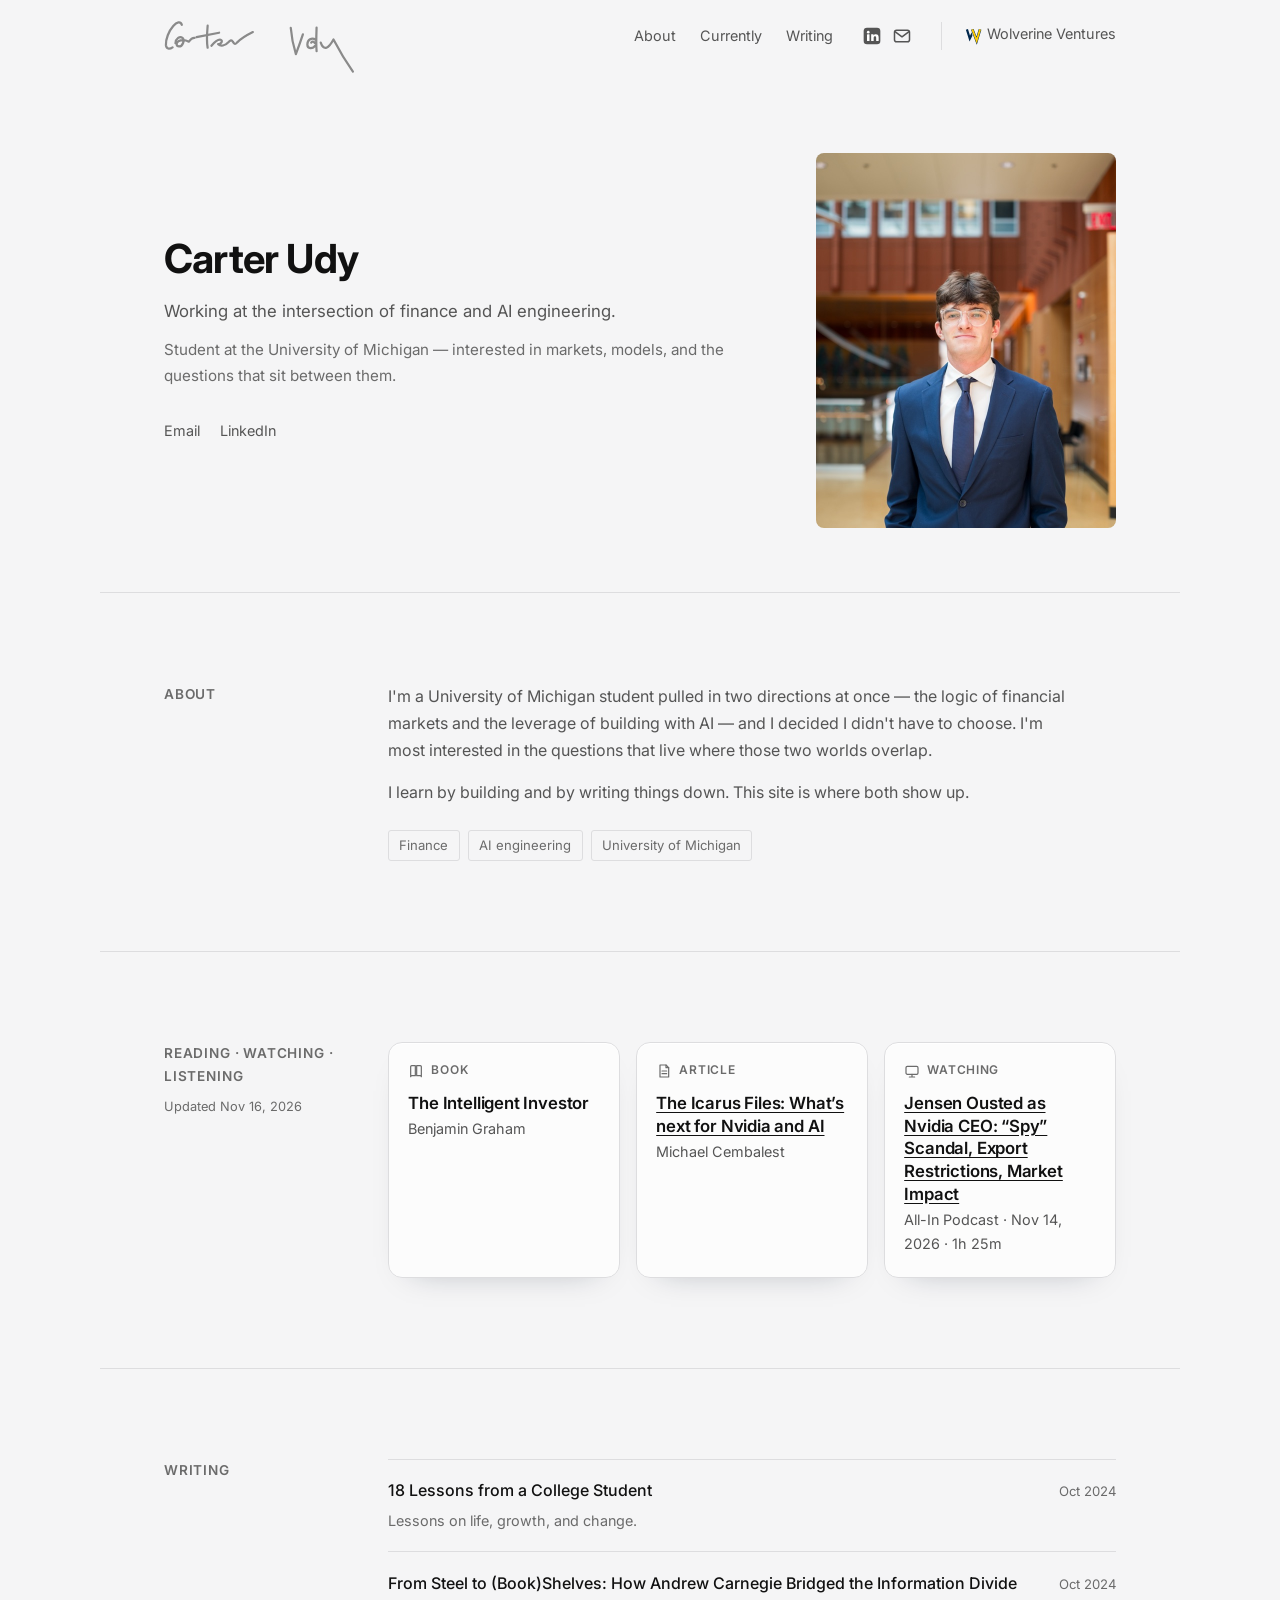
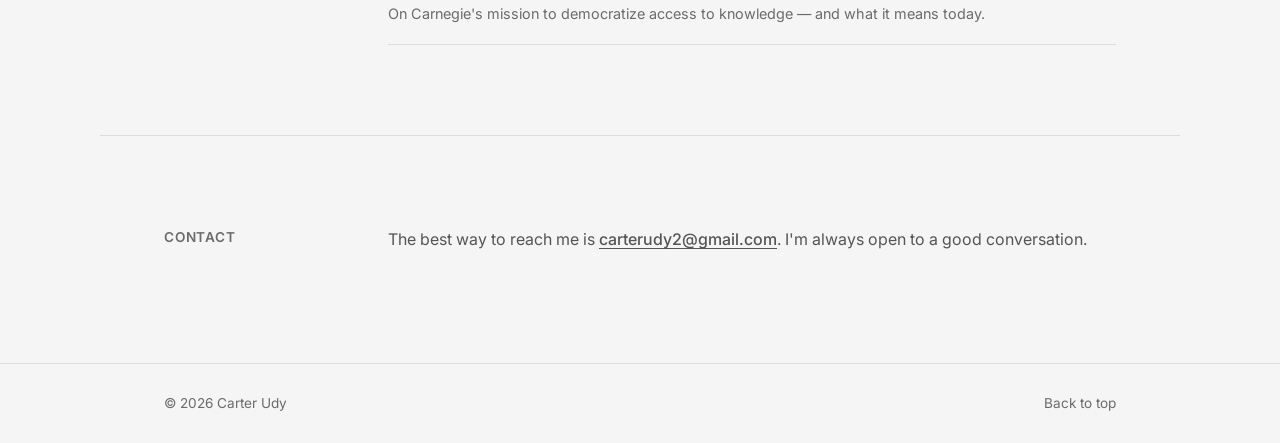
<file: index.html>
<!DOCTYPE html>
<html lang="en">
<head>
  <meta charset="UTF-8" />
  <meta name="viewport" content="width=device-width, initial-scale=1.0" />
  <title>Carter Udy</title>
  <meta name="description" content="Carter Udy — working at the intersection of finance and AI engineering." />
  <meta property="og:title" content="Carter Udy" />
  <meta property="og:description" content="Working at the intersection of finance and AI engineering." />
  <meta property="og:type" content="website" />
  <meta property="og:url" content="https://carterudy.com/" />
  <link rel="canonical" href="https://carterudy.com/" />
  <meta name="theme-color" content="#f5f5f6" />
  <link rel="icon" href="favicon.svg" type="image/svg+xml" />
  <link rel="preconnect" href="https://fonts.googleapis.com" />
  <link rel="preconnect" href="https://fonts.gstatic.com" crossorigin />
  <link href="https://fonts.googleapis.com/css2?family=Inter:wght@400;500;600;700&display=swap" rel="stylesheet" />
  <link rel="stylesheet" href="styles.css" />
</head>
<body>
  <a class="skip-link" href="#main">Skip to content</a>

  <header class="site-header" id="top">
    <nav class="nav" aria-label="Primary">
      <a href="#top" class="brand" aria-label="Carter Udy">
        <svg class="brand-sig" viewBox="84 79 600 113" aria-hidden="true" focusable="false">
          <g fill="none" stroke="currentColor" stroke-linecap="round" stroke-linejoin="round">
            <path d="M140 94 C136 82 124 85 113 98 C99 114 89 139 90 158 C91 170 101 172 111 165"/>
            <path d="M120 152 C121 136 134 129 142 135 C150 142 143 162 131 162 C122 162 121 151 129 146 C139 141 152 142 162 147 C167 140 172 134 180 135"/>
            <path d="M221 97 C219 120 217 145 221 166 M186 133 C207 129 232 124 257 119"/>
            <path d="M233 160 C241 150 252 139 262 141 C270 143 263 156 254 155 C262 163 276 160 286 149 C292 142 297 141 300 147 C304 154 307 157 313 150 C323 140 341 128 363 117"/>
            <path d="M482 104 C484 130 490 160 498 186 C504 170 512 148 520 124"/>
            <path d="M560 141 C548 132 534 141 534 156 C534 170 550 172 560 158 M546 150 C549 146 554 146 557 151 M563 103 C562 130 561 152 563 177"/>
            <path d="M576 150 C580 162 586 168 594 166 C604 162 610 151 616 140 C627 161 649 201 677 241"/>
          </g>
        </svg>
      </a>

      <button class="nav-toggle" aria-expanded="false" aria-controls="nav-menu" aria-label="Toggle navigation">
        <span></span><span></span><span></span>
      </button>

      <ul class="nav-menu" id="nav-menu">
        <li><a href="#about">About</a></li>
        <li><a href="#now">Currently</a></li>
        <li><a href="#writing">Writing</a></li>
        <li class="nav-icons">
          <a class="nav-icon" href="https://www.linkedin.com/in/carter-udy-396347256/" target="_blank" rel="noopener" aria-label="LinkedIn (opens in a new tab)" title="LinkedIn">
            <svg viewBox="0 0 24 24" aria-hidden="true" focusable="false">
              <rect x="2" y="2" width="20" height="20" rx="4" fill="currentColor"/>
              <g class="ico-knock">
                <circle cx="7.5" cy="7.4" r="1.6"/>
                <rect x="6" y="10" width="3" height="8" rx=".4"/>
                <path d="M11 10h2.8v1.3c.5-.9 1.6-1.5 2.9-1.5 2.2 0 3.3 1.4 3.3 3.9V18h-3v-3.9c0-1.1-.4-1.8-1.4-1.8s-1.6.7-1.6 1.8V18h-3z"/>
              </g>
            </svg>
          </a>
          <a class="nav-icon" href="mailto:carterudy2@gmail.com" aria-label="Email carterudy2@gmail.com" title="Email">
            <svg viewBox="0 0 24 24" aria-hidden="true" focusable="false" fill="none" stroke="currentColor" stroke-width="1.8" stroke-linecap="round" stroke-linejoin="round">
              <rect x="3" y="5" width="18" height="14" rx="2.5"/>
              <path d="M4 7l8 6 8-6"/>
            </svg>
          </a>
        </li>
        <li class="nav-wv-item">
          <a href="ventures/" class="nav-wv">
            <svg class="nav-wv-mark" viewBox="14 18 72 64" aria-hidden="true" focusable="false">
              <polyline points="18.4,23.05 32.1,67.05 48.6,34.05" fill="none" stroke="#00274C" stroke-width="10.5" stroke-linejoin="miter"/>
              <polyline points="44.4,23.05 65.1,76.95 81.6,23.05" fill="none" stroke="var(--bg)" stroke-width="18.75" stroke-linejoin="miter" stroke-miterlimit="2"/>
              <polyline points="44.4,23.05 65.1,76.95 81.6,23.05" fill="none" stroke="#00274C" stroke-width="13.1" stroke-linejoin="miter"/>
              <polyline points="44.4,23.05 65.1,76.95 81.6,23.05" fill="none" stroke="#FFCB05" stroke-width="8.75" stroke-linejoin="miter"/>
            </svg>
            Wolverine Ventures
          </a>
        </li>
      </ul>
    </nav>
  </header>

  <main id="main">

    <!-- HERO -->
    <section class="hero container">
      <div class="hero-text">
        <h1 class="hero-name">Carter Udy</h1>
        <p class="hero-tagline">
          <!-- EDIT: one sentence — your whole site in miniature. -->
          Working at the intersection of finance and AI engineering.
        </p>
        <p class="hero-sub">
          Student at the University of Michigan — interested in markets, models, and
          the questions that sit between them.
        </p>
        <ul class="hero-socials">
          <!-- EDIT: replace # with your real profile URLs. Delete lines you don't use. -->
          <li><a href="mailto:carterudy2@gmail.com">Email</a></li>
          <li><a href="https://www.linkedin.com/in/carter-udy-396347256/" target="_blank" rel="noopener">LinkedIn</a></li>
        </ul>
      </div>
      <div class="hero-photo">
        <img src="headshot.jpg" alt="Carter Udy" width="600" height="900" />
      </div>
    </section>

    <!-- ABOUT -->
    <section class="section container" id="about">
      <h2 class="section-title">About</h2>
      <div class="about-body">
        <p>
          <!-- EDIT: your story in your voice. We'll draft this together.
               Two or three paragraphs is plenty. -->
          I'm a University of Michigan student pulled in two directions at once — the
          logic of financial markets and the leverage of building with AI — and I
          decided I didn't have to choose. I'm most interested in the questions that
          live where those two worlds overlap.
        </p>
        <p>
          <!-- EDIT: what drives you, how you work, where you're headed. -->
          I learn by building and by writing things down. This site is where both show
          up.
        </p>
      </div>
      <ul class="about-tags">
        <!-- EDIT: current focus areas. Keep it short and honest. -->
        <li>Finance</li>
        <li>AI engineering</li>
        <li>University of Michigan</li>
      </ul>
    </section>

    <!-- READING / WATCHING / LISTENING — change weekly: the date plus the three items -->
    <section class="section container" id="now">
      <div class="now-head">
        <h2 class="section-title">Reading · Watching · Listening</h2>
        <p class="now-date">Updated <time datetime="2026-11-16">Nov 16, 2026</time></p>
      </div>
      <div class="now-grid">

        <article class="now-card">
          <p class="now-kind">
            <svg viewBox="0 0 24 24" aria-hidden="true"><path d="M4 5.5C4 4.7 4.7 4 5.5 4H11v15H5.5c-.8 0-1.5.7-1.5 1.5zM20 5.5c0-.8-.7-1.5-1.5-1.5H13v15h5.5c.8 0 1.5.7 1.5 1.5z"/></svg>
            Book
          </p>
          <h3 class="now-title">The Intelligent Investor</h3>
          <p class="now-by">Benjamin Graham</p>
        </article>

        <article class="now-card">
          <p class="now-kind">
            <svg viewBox="0 0 24 24" aria-hidden="true"><path d="M6 3h9l4 4v14H6z"/><path d="M15 3v4h4M9 12h7M9 16h7"/></svg>
            Article
          </p>
          <h3 class="now-title"><a href="https://am.jpmorgan.com/us/en/asset-management/institutional/insights/market-insights/eye-on-the-market/the-icarus-files-whats-next-for-nvidia-and-ai/" target="_blank" rel="noopener">The Icarus Files: What&rsquo;s next for Nvidia and AI</a></h3>
          <p class="now-by">Michael Cembalest</p>
        </article>

        <article class="now-card">
          <p class="now-kind">
            <svg viewBox="0 0 24 24" aria-hidden="true"><rect x="3" y="5" width="18" height="12" rx="2"/><path d="M8 21h8M12 17v4"/></svg>
            Watching
          </p>
          <h3 class="now-title"><a href="https://podcasts.apple.com/us/podcast/jensen-ousted-as-nvidia-ceo-spy-scandal-export-restrictions/id1502871393?i=1000801835339" target="_blank" rel="noopener">Jensen Ousted as Nvidia CEO: &ldquo;Spy&rdquo; Scandal, Export Restrictions, Market Impact</a></h3>
          <p class="now-by">All-In Podcast &middot; Nov 14, 2026 &middot; 1h 25m</p>
        </article>

      </div>
    </section>

    <!-- WRITING -->
    <section class="section container" id="writing">
      <h2 class="section-title">Writing</h2>
      <div class="writing-list">

        <article class="writing-item">
          <div class="writing-row">
            <h3 class="writing-title"><a href="https://medium.com/@carteru/18-lessons-from-a-college-student-c07590797b54" target="_blank" rel="noopener">18 Lessons from a College Student</a></h3>
            <span class="writing-date">Oct 2024</span>
          </div>
          <p class="writing-desc">Lessons on life, growth, and change.</p>
        </article>

        <article class="writing-item">
          <div class="writing-row">
            <h3 class="writing-title"><a href="https://medium.com/@carteru/from-steel-to-book-shelves-how-andrew-carnegie-bridged-the-information-divide-857c67c01766" target="_blank" rel="noopener">From Steel to (Book)Shelves: How Andrew Carnegie Bridged the Information Divide</a></h3>
            <span class="writing-date">Oct 2024</span>
          </div>
          <p class="writing-desc">On Carnegie's mission to democratize access to knowledge — and what it means today.</p>
        </article>

      </div>
    </section>

    <!-- CONTACT -->
    <section class="section container" id="contact">
      <h2 class="section-title">Contact</h2>
      <p class="contact-body">
        <!-- EDIT: update this address once carter@carterudy.com is set up. -->
        The best way to reach me is <a href="mailto:carterudy2@gmail.com">carterudy2@gmail.com</a>.
        I'm always open to a good conversation.
      </p>
    </section>

  </main>

  <footer class="site-footer">
    <div class="container footer-inner">
      <span>© <span id="year"></span> Carter Udy</span>
      <a href="#top" class="footer-top">Back to top</a>
    </div>
  </footer>

  <script src="script.js"></script>
  <script data-goatcounter="https://carterudy.goatcounter.com/count" async src="//gc.zgo.at/count.js"></script>
</body>
</html>
</file>
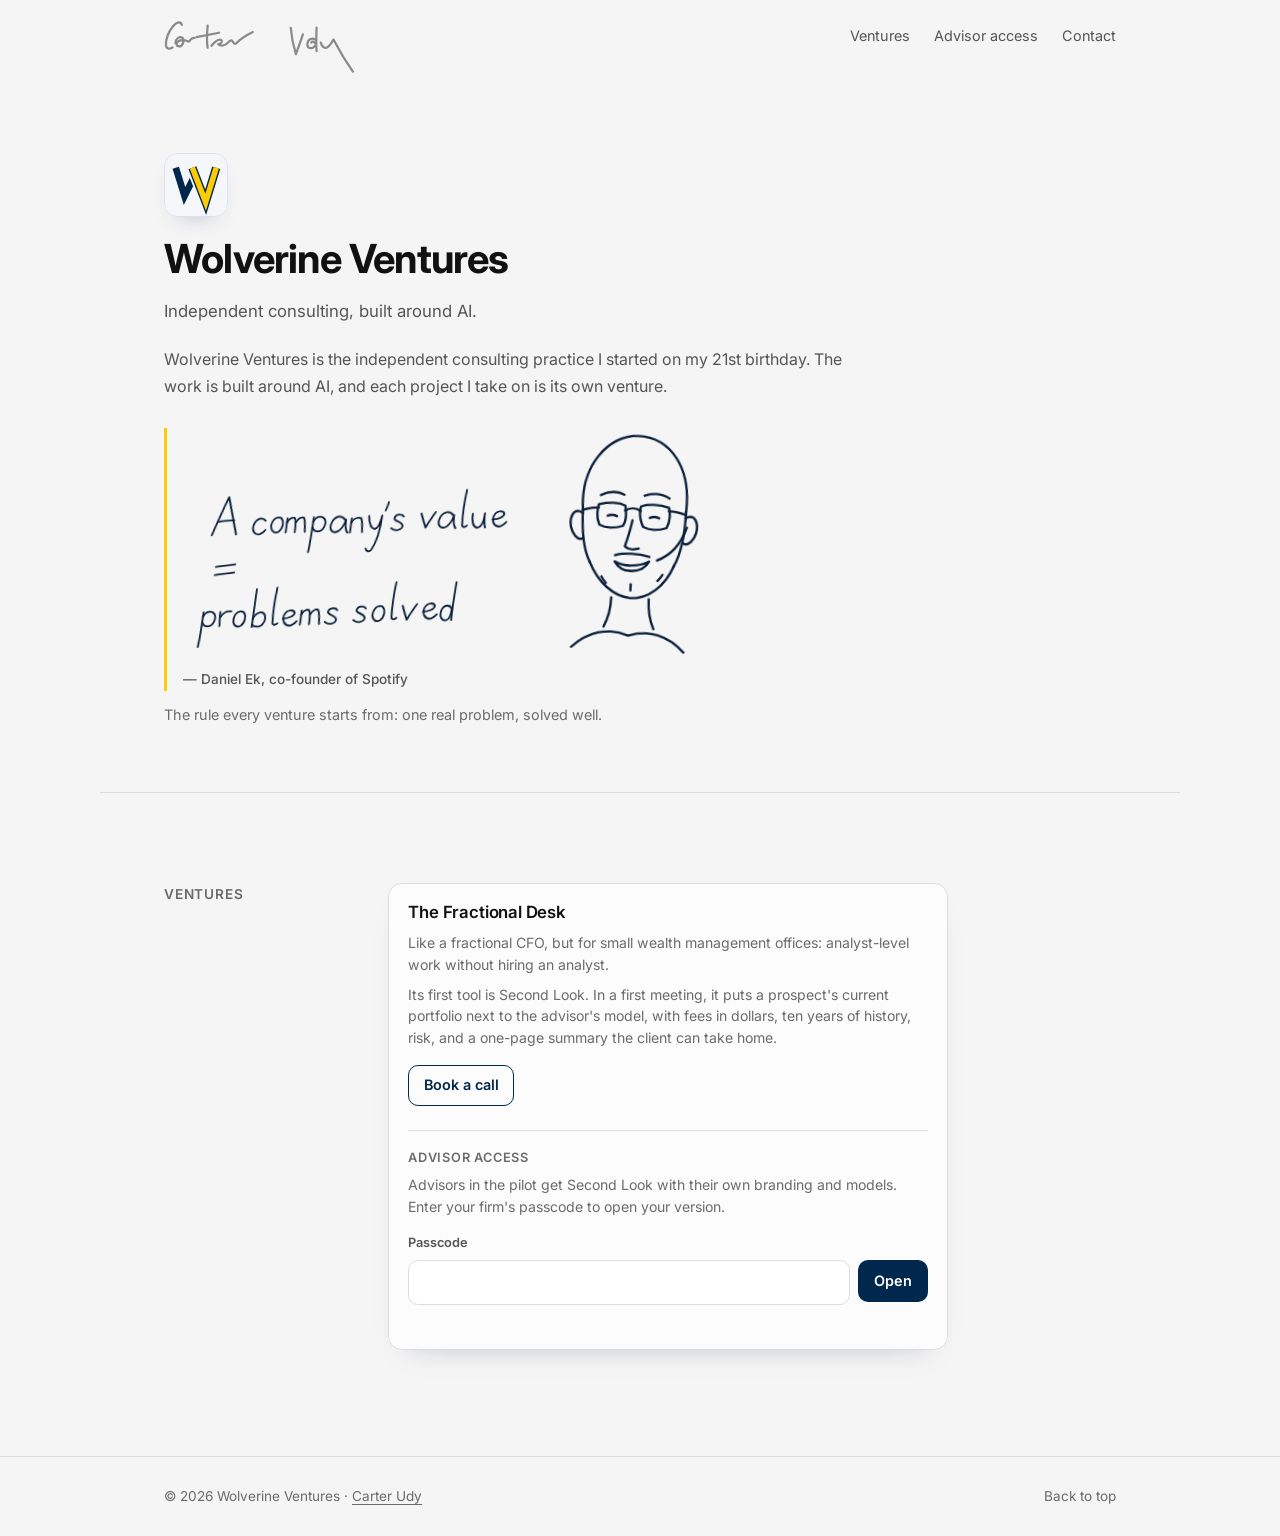
<file: ventures/index.html>
<!DOCTYPE html>
<html lang="en">
<head>
  <meta charset="UTF-8" />
  <meta name="viewport" content="width=device-width, initial-scale=1.0" />
  <title>Wolverine Ventures</title>
  <meta name="description" content="Wolverine Ventures is an independent consulting practice started by Carter Udy, built around AI. Its first venture is The Fractional Desk." />
  <meta property="og:title" content="Wolverine Ventures" />
  <meta property="og:description" content="An independent consulting practice built around AI. First venture: The Fractional Desk." />
  <meta property="og:type" content="website" />
  <meta property="og:url" content="https://carterudy.com/ventures/" />
  <link rel="canonical" href="https://carterudy.com/ventures/" />
  <meta name="theme-color" content="#f5f5f6" />
  <link rel="icon" href="../favicon.svg" type="image/svg+xml" />
  <link rel="preconnect" href="https://fonts.googleapis.com" />
  <link rel="preconnect" href="https://fonts.gstatic.com" crossorigin />
  <link href="https://fonts.googleapis.com/css2?family=Inter:wght@400;500;600;700&display=swap" rel="stylesheet" />
  <link rel="stylesheet" href="../styles.css" />
</head>
<body>
  <a class="skip-link" href="#main">Skip to content</a>

  <svg width="0" height="0" style="position:absolute" aria-hidden="true">
    <symbol id="wvMark" viewBox="0 0 100 100">
      <rect x="0.75" y="0.75" width="98.5" height="98.5" rx="20" fill="#F4F6F9" stroke="#DCE1E8" stroke-width="1.5"/>
      <polyline points="18.4,23.05 32.1,67.05 48.6,34.05" fill="none" stroke="#00274C" stroke-width="10.5" stroke-linejoin="miter"/>
      <polyline points="44.4,23.05 65.1,76.95 81.6,23.05" fill="none" stroke="#F4F6F9" stroke-width="18.75" stroke-linejoin="miter" stroke-miterlimit="2"/>
      <polyline points="44.4,23.05 65.1,76.95 81.6,23.05" fill="none" stroke="#00274C" stroke-width="13.1" stroke-linejoin="miter"/>
      <polyline points="44.4,23.05 65.1,76.95 81.6,23.05" fill="none" stroke="#FFCB05" stroke-width="8.75" stroke-linejoin="miter"/>
    </symbol>
  </svg>

  <header class="site-header" id="top">
    <nav class="nav" aria-label="Primary">
      <a href="../" class="brand" aria-label="Carter Udy, home">
        <svg class="brand-sig" viewBox="84 79 600 113" aria-hidden="true" focusable="false">
          <g fill="none" stroke="currentColor" stroke-linecap="round" stroke-linejoin="round">
            <path d="M140 94 C136 82 124 85 113 98 C99 114 89 139 90 158 C91 170 101 172 111 165"/>
            <path d="M120 152 C121 136 134 129 142 135 C150 142 143 162 131 162 C122 162 121 151 129 146 C139 141 152 142 162 147 C167 140 172 134 180 135"/>
            <path d="M221 97 C219 120 217 145 221 166 M186 133 C207 129 232 124 257 119"/>
            <path d="M233 160 C241 150 252 139 262 141 C270 143 263 156 254 155 C262 163 276 160 286 149 C292 142 297 141 300 147 C304 154 307 157 313 150 C323 140 341 128 363 117"/>
            <path d="M482 104 C484 130 490 160 498 186 C504 170 512 148 520 124"/>
            <path d="M560 141 C548 132 534 141 534 156 C534 170 550 172 560 158 M546 150 C549 146 554 146 557 151 M563 103 C562 130 561 152 563 177"/>
            <path d="M576 150 C580 162 586 168 594 166 C604 162 610 151 616 140 C627 161 649 201 677 241"/>
          </g>
        </svg>
      </a>

      <button class="nav-toggle" aria-expanded="false" aria-controls="nav-menu" aria-label="Toggle navigation">
        <span></span><span></span><span></span>
      </button>

      <ul class="nav-menu" id="nav-menu">
        <li><a href="#ventures">Ventures</a></li>
        <li><a href="#advisors">Advisor access</a></li>
        <li><a href="../#contact">Contact</a></li>
      </ul>
    </nav>
  </header>

  <main id="main">

    <section class="hero container wv-hero">
      <div class="hero-text">
        <svg class="wv-mark" width="64" height="64" role="img" aria-label="Wolverine Ventures logo"><use href="#wvMark"/></svg>
        <h1 class="hero-name">Wolverine Ventures</h1>
        <p class="hero-tagline">Independent consulting, built around AI.</p>
        <div class="about-body wv-blurb">
          <!-- EDIT: Carter's words. -->
          <p>
            Wolverine Ventures is the independent consulting practice I started on my 21st birthday. The work is
            built around AI, and each project I take on is its own venture.
          </p>
        </div>
        <figure class="wv-quote" style="--hw-total:4.14s">
          <div class="wv-quote-row">
            <blockquote>
              <p class="sr-only">A company&rsquo;s value equals problems solved.</p>
              <!-- Written in Carter's hand; strokes draw on in order (see .hw-quote in styles.css). Regenerate with Website/tools/make_quote.py -->
              <svg class="hw-quote" viewBox="-34 12 339 172" aria-hidden="true" focusable="false" style="--hw-total:2.67s">
                <g transform="rotate(-2 154 80) skewX(-10)">
                  <path d="M5.5 59.1 C9.5 46.1 13.5 33.1 17.5 22.1 C21.5 34.1 25.5 47.1 29.5 59.1" pathLength="1" style="--t:0.30s;--d:0.06s"/>
                  <path d="M10.5 46.1 C15.5 45.1 20.5 45.1 25.5 45.1" pathLength="1" style="--t:0.37s;--d:0.04s"/>
                  <path d="M57.0 46.7 C54.0 42.7 48.0 43.7 46.0 49.7 C44.0 55.7 48.0 60.7 53.0 59.7 C55.0 58.7 57.0 57.7 58.0 55.7" pathLength="1" style="--t:0.42s;--d:0.04s"/>
                  <path d="M69.5 43.8 C64.5 43.8 62.5 49.8 63.5 53.8 C64.5 57.8 68.5 59.8 71.5 57.8 C75.5 54.8 75.5 47.8 72.5 44.8 C71.5 43.8 70.5 43.8 69.5 43.8" pathLength="1" style="--t:0.47s;--d:0.04s"/>
                  <path d="M78.5 44.9 C78.5 49.9 78.5 54.9 78.5 58.9" pathLength="1" style="--t:0.52s;--d:0.04s"/>
                  <path d="M78.5 48.9 C80.5 44.9 83.5 43.9 85.5 44.9 C87.5 46.9 87.5 52.9 87.5 58.9" pathLength="1" style="--t:0.58s;--d:0.04s"/>
                  <path d="M87.5 48.9 C89.5 44.9 92.5 43.9 94.5 44.9 C96.5 46.9 96.5 52.9 97.5 58.9" pathLength="1" style="--t:0.63s;--d:0.04s"/>
                  <path d="M104.5 45.0 C104.5 57.0 104.5 69.0 103.5 79.0" pathLength="1" style="--t:0.68s;--d:0.04s"/>
                  <path d="M104.5 49.0 C106.5 44.0 112.5 43.0 115.5 47.0 C118.5 52.0 115.5 59.0 110.5 59.0 C107.5 59.0 105.5 57.0 104.5 55.0" pathLength="1" style="--t:0.73s;--d:0.04s"/>
                  <path d="M135.8 48.2 C131.8 43.2 124.8 44.2 122.8 51.2 C120.8 58.2 125.8 62.2 130.8 59.2 C133.8 57.2 135.8 53.2 136.8 48.2 C136.8 53.2 136.8 58.2 139.8 61.2" pathLength="1" style="--t:0.78s;--d:0.04s"/>
                  <path d="M142.4 47.2 C142.4 52.2 142.4 57.2 142.4 61.2" pathLength="1" style="--t:0.84s;--d:0.04s"/>
                  <path d="M142.4 51.2 C144.4 47.2 148.4 46.2 151.4 47.2 C153.4 49.2 153.4 55.2 154.4 61.2" pathLength="1" style="--t:0.89s;--d:0.04s"/>
                  <path d="M159.2 45.5 C160.2 51.5 162.2 57.5 166.2 58.5 C169.2 58.5 171.2 53.5 172.2 45.5 C172.2 57.5 171.2 69.5 166.2 78.5 C164.2 81.5 161.2 80.5 160.2 77.5" pathLength="1" style="--t:0.94s;--d:0.05s"/>
                  <path d="M176.9 32.5 C176.9 35.5 175.9 37.5 174.9 40.5" pathLength="1" style="--t:1.01s;--d:0.04s"/>
                  <path d="M193.7 47.2 C191.7 44.2 185.7 44.2 184.7 48.2 C183.7 51.2 192.7 52.2 193.7 56.2 C194.7 60.2 186.7 62.2 182.7 58.2" pathLength="1" style="--t:1.06s;--d:0.04s"/>
                  <path d="M210.9 44.9 C212.9 49.9 214.9 54.9 216.9 58.9 C218.9 53.9 221.9 48.9 224.9 43.9" pathLength="1" style="--t:1.11s;--d:0.04s"/>
                  <path d="M242.6 47.5 C238.6 42.5 231.6 43.5 229.6 50.5 C227.6 57.5 232.6 61.5 237.6 58.5 C240.6 56.5 242.6 52.5 243.6 47.5 C243.6 52.5 243.6 57.5 246.6 60.5" pathLength="1" style="--t:1.16s;--d:0.04s"/>
                  <path d="M252.9 23.2 C251.9 35.2 251.9 48.2 252.9 58.2 C253.9 60.2 255.9 60.2 257.9 58.2" pathLength="1" style="--t:1.22s;--d:0.04s"/>
                  <path d="M262.0 46.8 C262.0 53.8 263.0 59.8 268.0 60.8 C272.0 60.8 274.0 55.8 274.0 46.8 C274.0 51.8 274.0 56.8 276.0 60.8" pathLength="1" style="--t:1.27s;--d:0.04s"/>
                  <path d="M282.3 53.2 C287.3 53.2 293.3 51.2 293.3 48.2 C292.3 44.2 285.3 44.2 283.3 49.2 C281.3 55.2 285.3 61.2 291.3 60.2 C293.3 59.2 295.3 58.2 296.3 56.2" pathLength="1" style="--t:1.32s;--d:0.04s"/>
                  <path d="M14.0 90.6 C20.0 89.6 27.0 89.6 33.0 88.6" pathLength="1" style="--t:1.42s;--d:0.04s"/>
                  <path d="M14.0 98.6 C20.0 97.6 27.0 97.6 33.0 96.6" pathLength="1" style="--t:1.47s;--d:0.04s"/>
                  <path d="M8.2 135.0 C8.2 147.0 8.2 159.0 7.2 169.0" pathLength="1" style="--t:1.58s;--d:0.04s"/>
                  <path d="M8.2 139.0 C10.2 134.0 16.2 133.0 19.2 137.0 C22.2 142.0 19.2 149.0 14.2 149.0 C11.2 149.0 9.2 147.0 8.2 145.0" pathLength="1" style="--t:1.63s;--d:0.04s"/>
                  <path d="M24.7 135.1 C24.7 140.1 25.7 145.1 25.7 149.1" pathLength="1" style="--t:1.68s;--d:0.04s"/>
                  <path d="M25.7 140.1 C27.7 136.1 30.7 134.1 35.7 135.1" pathLength="1" style="--t:1.73s;--d:0.04s"/>
                  <path d="M45.0 135.4 C40.0 135.4 38.0 141.4 39.0 145.4 C40.0 149.4 44.0 151.4 47.0 149.4 C51.0 146.4 51.0 139.4 48.0 136.4 C47.0 135.4 46.0 135.4 45.0 135.4" pathLength="1" style="--t:1.78s;--d:0.04s"/>
                  <path d="M57.9 114.0 C57.9 127.0 57.9 139.0 57.9 151.0" pathLength="1" style="--t:1.84s;--d:0.04s"/>
                  <path d="M57.9 143.0 C59.9 137.0 65.9 135.0 68.9 139.0 C71.9 144.0 68.9 151.0 63.9 151.0 C60.9 151.0 58.9 150.0 57.9 149.0" pathLength="1" style="--t:1.89s;--d:0.04s"/>
                  <path d="M78.1 113.2 C77.1 125.2 77.1 138.2 78.1 148.2 C79.1 150.2 81.1 150.2 83.1 148.2" pathLength="1" style="--t:1.94s;--d:0.04s"/>
                  <path d="M87.7 143.9 C92.7 143.9 98.7 141.9 98.7 138.9 C97.7 134.9 90.7 134.9 88.7 139.9 C86.7 145.9 90.7 151.9 96.7 150.9 C98.7 149.9 100.7 148.9 101.7 146.9" pathLength="1" style="--t:1.99s;--d:0.04s"/>
                  <path d="M105.5 136.4 C105.5 141.4 105.5 146.4 105.5 150.4" pathLength="1" style="--t:2.04s;--d:0.04s"/>
                  <path d="M105.5 140.4 C107.5 136.4 110.5 135.4 112.5 136.4 C114.5 138.4 114.5 144.4 114.5 150.4" pathLength="1" style="--t:2.10s;--d:0.04s"/>
                  <path d="M114.5 140.4 C116.5 136.4 119.5 135.4 121.5 136.4 C123.5 138.4 123.5 144.4 124.5 150.4" pathLength="1" style="--t:2.15s;--d:0.04s"/>
                  <path d="M140.7 137.4 C138.7 134.4 132.7 134.4 131.7 138.4 C130.7 141.4 139.7 142.4 140.7 146.4 C141.7 150.4 133.7 152.4 129.7 148.4" pathLength="1" style="--t:2.20s;--d:0.04s"/>
                  <path d="M168.9 136.7 C166.9 133.7 160.9 133.7 159.9 137.7 C158.9 140.7 167.9 141.7 168.9 145.7 C169.9 149.7 161.9 151.7 157.9 147.7" pathLength="1" style="--t:2.25s;--d:0.04s"/>
                  <path d="M182.6 134.9 C177.6 134.9 175.6 140.9 176.6 144.9 C177.6 148.9 181.6 150.9 184.6 148.9 C188.6 145.9 188.6 138.9 185.6 135.9 C184.6 134.9 183.6 134.9 182.6 134.9" pathLength="1" style="--t:2.30s;--d:0.04s"/>
                  <path d="M195.6 111.9 C194.6 123.9 194.6 136.9 195.6 146.9 C196.6 148.9 198.6 148.9 200.6 146.9" pathLength="1" style="--t:2.36s;--d:0.04s"/>
                  <path d="M205.1 135.3 C207.1 140.3 209.1 145.3 211.1 149.3 C213.1 144.3 216.1 139.3 219.1 134.3" pathLength="1" style="--t:2.41s;--d:0.04s"/>
                  <path d="M226.1 141.9 C231.1 141.9 237.1 139.9 237.1 136.9 C236.1 132.9 229.1 132.9 227.1 137.9 C225.1 143.9 229.1 149.9 235.1 148.9 C237.1 147.9 239.1 146.9 240.1 144.9" pathLength="1" style="--t:2.46s;--d:0.04s"/>
                  <path d="M254.3 140.0 C252.3 136.0 246.3 135.0 244.3 141.0 C242.3 147.0 246.3 152.0 250.3 151.0 C253.3 150.0 254.3 146.0 254.3 141.0" pathLength="1" style="--t:2.51s;--d:0.04s"/>
                  <path d="M255.3 114.0 C255.3 127.0 254.3 139.0 255.3 151.0" pathLength="1" style="--t:2.56s;--d:0.04s"/>
                </g>
              </svg>
            </blockquote>
            <!-- Loose pen sketch of Daniel Ek, drawn after the quote. Regenerate with Website/tools/make_portrait.py -->
            <svg class="hw-quote hw-portrait" viewBox="16 8 96 146" aria-hidden="true" focusable="false">
              <g transform="rotate(3 64 80)">
                <path d="M31 62 C28 34 45 13 64 13 C85 13 99 32 97 60" pathLength="1" style="--t:2.67s;--d:0.11s"/>
                <path d="M31 62 C31 78 33 88 37 95" pathLength="1" style="--t:2.79s;--d:0.04s"/>
                <path d="M97 60 C97 76 95 87 91 95" pathLength="1" style="--t:2.84s;--d:0.04s"/>
                <path d="M31 64 C23 59 21 73 27 79 C29 81 31 81 32 80" pathLength="1" style="--t:2.89s;--d:0.04s"/>
                <path d="M97 64 C105 59 107 73 101 79 C99 81 97 81 96 80" pathLength="1" style="--t:2.94s;--d:0.04s"/>
                <path d="M42 52 C47 49 53 49 57 51" pathLength="1" style="--t:2.99s;--d:0.04s"/>
                <path d="M70 51 C75 49 81 49 86 52" pathLength="1" style="--t:3.04s;--d:0.04s"/>
                <path d="M41 58 C47 56 54 56 58 58 C59 63 59 68 57 71 C52 73 46 73 42 71 C40 67 40 62 41 58" pathLength="1" style="--t:3.09s;--d:0.05s"/>
                <path d="M68 58 C72 56 80 56 86 58 C87 62 87 67 85 71 C80 73 74 73 70 71 C68 67 67 62 68 58" pathLength="1" style="--t:3.16s;--d:0.05s"/>
                <path d="M58 61 C61 59 65 59 68 61" pathLength="1" style="--t:3.22s;--d:0.04s"/>
                <path d="M41 60 C37 60 34 61 31 62" pathLength="1" style="--t:3.27s;--d:0.04s"/>
                <path d="M86 60 C90 60 94 61 97 62" pathLength="1" style="--t:3.32s;--d:0.04s"/>
                <path d="M47 65 C49 64 51 64 53 65" pathLength="1" style="--t:3.37s;--d:0.04s"/>
                <path d="M74 65 C76 64 78 64 80 65" pathLength="1" style="--t:3.42s;--d:0.04s"/>
                <path d="M63 67 C62 74 60 80 59 84 C61 86 65 86 68 85" pathLength="1" style="--t:3.47s;--d:0.04s"/>
                <path d="M53 90 C58 88 68 88 75 90" pathLength="1" style="--t:3.52s;--d:0.04s"/>
                <path d="M53 94 C59 97 68 97 75 93 C71 101 58 102 53 94" pathLength="1" style="--t:3.57s;--d:0.04s"/>
                <path d="M37 95 C43 108 53 116 64 117 C76 117 86 108 91 95" pathLength="1" style="--t:3.63s;--d:0.06s"/>
                <path d="M45 104 C46 106 47 107 48 108" pathLength="1" style="--t:3.71s;--d:0.04s"/>
                <path d="M64 108 C64 110 64 111 64 112" pathLength="1" style="--t:3.76s;--d:0.04s"/>
                <path d="M81 105 C82 104 83 103 84 101" pathLength="1" style="--t:3.81s;--d:0.04s"/>
                <path d="M98 70 C95 80 89 88 80 92" pathLength="1" style="--t:3.86s;--d:0.04s"/>
                <path d="M52 117 C52 124 51 130 48 136" pathLength="1" style="--t:3.91s;--d:0.04s"/>
                <path d="M76 117 C76 124 77 130 80 136" pathLength="1" style="--t:3.96s;--d:0.04s"/>
                <path d="M28 150 C38 140 51 136 64 141 C77 136 90 140 100 150" pathLength="1" style="--t:4.01s;--d:0.07s"/>
              </g>
            </svg>
          </div>
          <figcaption>&mdash; Daniel Ek, co-founder of Spotify</figcaption>
        </figure>
        <p class="wv-quote-note">The rule every venture starts from: one real problem, solved well.</p>
      </div>
    </section>

    <section class="section container" id="ventures">
      <p class="section-title">Ventures</p>
      <div class="wv-grid">
        <article class="now-card wv-card" id="fractional-desk">
          <h2 class="now-title">The Fractional Desk</h2>
          <p class="now-note">Like a fractional CFO, but for small wealth management offices: analyst-level work without hiring an analyst.</p>
          <p class="now-note">Its first tool is Second Look. In a first meeting, it puts a prospect's current portfolio next to the advisor's model, with fees in dollars, ten years of history, risk, and a one-page summary the client can take home.</p>
          <div class="wv-actions">
            <a class="wv-btn wv-btn-ghost" href="https://calendar.google.com/calendar/appointments/schedules/AcZssZ2owNLC68IE3bi404yhBSNsmZE64ttAb19tgo0-aC2wI6eYCNmnvXj6XQy3hJ_TFixpicV2XaKe" target="_blank" rel="noopener">Book a call</a>
          </div>
          <div class="wv-access" id="advisors">
            <h3 class="wv-access-title">Advisor access</h3>
            <p class="now-note">Advisors in the pilot get Second Look with their own branding and models. Enter your firm's passcode to open your version.</p>
            <form class="wv-form" id="access-form" autocomplete="off">
              <label class="wv-label" for="access-code">Passcode</label>
              <div class="wv-row">
                <input class="wv-input" id="access-code" name="access-code" type="password" required spellcheck="false" autocapitalize="off" />
                <button class="wv-btn" id="access-go" type="submit">Open</button>
              </div>
              <p class="wv-status" id="access-status" role="status" aria-live="polite"></p>
            </form>
          </div>
        </article>
      </div>
    </section>
  </main>

  <footer class="site-footer">
    <div class="container footer-inner">
      <span>&copy; <span id="year"></span> Wolverine Ventures &middot; <a href="../">Carter Udy</a></span>
      <a href="#top" class="footer-top">Back to top</a>
    </div>
  </footer>

  <script src="../script.js"></script>
  <script src="unlock.js"></script>
  <script data-goatcounter="https://carterudy.goatcounter.com/count" async src="//gc.zgo.at/count.js"></script>
</body>
</html>
</file>
<file: styles.css>
/* Carter Udy — carterudy.com */

:root {
  --bg:         #f5f5f6;
  --text:       #111111;
  --text-soft:  #555555;
  --text-faint: #6b6b6b; /* 4.9:1 on --bg; #8a8a8a was 3.2:1, under the 4.5:1 minimum */
  --border:     #dddddf;
  --maxw:       1080px;
  --gutter:     clamp(1.25rem, 6vw, 4rem);
  --font: "Inter", system-ui, -apple-system, sans-serif;
}

*, *::before, *::after { box-sizing: border-box; margin: 0; }
html { scroll-behavior: smooth; }
@media (prefers-reduced-motion: reduce) { html { scroll-behavior: auto; } }

body {
  font-family: var(--font);
  background: var(--bg);
  color: var(--text);
  font-size: 16px;
  line-height: 1.7;
  -webkit-font-smoothing: antialiased;
  transition: background .25s, color .25s;
}

a { color: inherit; text-decoration: underline; text-underline-offset: 3px; }
a:hover { color: var(--text-soft); }
ul, ol { list-style: none; padding: 0; }

/* Skip link: hidden until a keyboard user tabs to it */
.skip-link {
  position: fixed; left: 1rem; top: -100px; z-index: 100;
  padding: .6rem 1rem; border-radius: 8px;
  background: var(--text); color: var(--bg); font-size: .9rem; font-weight: 600; text-decoration: none;
}
.skip-link:focus { top: .75rem; color: var(--bg); }

.container {
  max-width: var(--maxw);
  margin-inline: auto;
  padding-inline: var(--gutter);
}

/* ---------- Nav ---------- */
.site-header {
  position: sticky;
  top: 0;
  background: var(--bg);
  border-bottom: 1px solid transparent;
  z-index: 10;
  transition: border-color .25s;
}
.site-header.scrolled { border-bottom-color: var(--border); }

.nav {
  display: flex;
  align-items: center;
  justify-content: space-between;
  max-width: var(--maxw);
  margin-inline: auto;
  padding-inline: var(--gutter);
  height: 72px;
}
.brand {
  font-weight: 600;
  font-size: .95rem;
  text-decoration: none;
}
.brand:hover { color: var(--text-soft); }
/* signature keeps its original light grey; logos are exempt from text contrast */
.brand { display: inline-flex; align-items: center; color: #8a8a8a; }
.brand:hover, .brand:focus-visible { color: var(--text); }
/* box is cropped to the ink of "Carter Udy"; the tail of the y hangs below on purpose */
.brand-sig { display: block; height: 36px; width: auto; overflow: visible; position: relative; top: 2px; }
.brand-sig g { stroke-width: 7; transition: stroke-width .25s ease; }
.brand:hover .brand-sig g, .brand:focus-visible .brand-sig g { stroke-width: 12; }
.brand { transition: color .25s ease; }
@media (prefers-reduced-motion: reduce) { .brand, .brand-sig g { transition: none; } }

.nav-menu {
  display: flex;
  align-items: center;
  gap: 1.5rem;
}
.nav-menu a {
  font-size: .9rem;
  color: var(--text-soft);
  text-decoration: none;
}
.nav-menu a:hover { color: var(--text); }
/* section you're reading (set by script.js); underline, not bold, so nothing shifts */
.nav-menu a[aria-current] { color: var(--text); text-decoration: underline; text-decoration-thickness: 1.5px; text-underline-offset: 6px; }
.nav-menu a { white-space: nowrap; }

/* LinkedIn + email icons: 20px art, ~44px tall hit area, no layout shift */
.nav-menu > li.nav-icons { display: flex; align-items: center; }
.nav-menu .nav-icon {
  display: grid; place-items: center;
  width: 38px; height: 44px; margin: -12px -4px; padding: 0;
  color: var(--text-soft);
  transition: color .15s ease, transform .2s cubic-bezier(.34,1.56,.64,1);
}
.nav-menu .nav-icon svg { width: 20px; height: 20px; }
.nav-menu .nav-icon:hover, .nav-menu .nav-icon:focus-visible { color: var(--text); transform: translateY(-2px); }
.nav-menu .nav-icon:active { transform: translateY(0) scale(.9); transition-duration: .08s; }
@media (prefers-reduced-motion: reduce) { .nav-menu .nav-icon { transition: none; } .nav-menu .nav-icon:hover, .nav-menu .nav-icon:active { transform: none; } }

/* Wolverine Ventures sits far right, set off by a hairline */
.nav-menu > li.nav-wv-item { border-left: 1px solid var(--border); padding-left: 1.5rem; }
/* Fitts's law: taller hit areas for nav links, padding offset by negative margin so nothing shifts */
.nav-menu > li > a { display: inline-block; padding: .75rem .35rem; margin: -.75rem -.35rem; }
.nav-menu > li > a.nav-wv { display: inline-flex; }
.brand { padding-block: .5rem; }
.footer-inner a { display: inline-block; padding: .6rem .25rem; margin: -.6rem -.25rem; }

/* Wolverine Ventures link: small W mark sits on the text's x-height, nudges on hover */
.nav-menu .nav-wv { display: inline-flex; align-items: center; gap: .4rem; }
.nav-wv-mark { width: 15px; height: 14px; flex: none; overflow: visible; transform-origin: 50% 100%; transition: transform .25s cubic-bezier(.34,1.56,.64,1); }
.nav-wv:hover .nav-wv-mark, .nav-wv:focus-visible .nav-wv-mark { transform: rotate(-12deg); }
@media (prefers-reduced-motion: reduce) { .nav-wv-mark { transition: none; } .nav-wv:hover .nav-wv-mark { transform: none; } }

/* Contact: LinkedIn + email icons reveal on hover / keyboard focus */
.nav-contact { position: relative; }
.contact-pop {
  position: absolute;
  top: 100%;
  right: -.6rem;
  display: flex;
  gap: .35rem;
  padding: .35rem;
  margin-top: .6rem;
  background: rgba(255, 255, 255, .72);
  -webkit-backdrop-filter: saturate(170%) blur(18px);
  backdrop-filter: saturate(170%) blur(18px);
  border: 1px solid var(--border);
  border-radius: 12px;
  box-shadow: 0 12px 30px -16px rgba(15, 27, 45, .35);
  opacity: 0;
  visibility: hidden;
  transform: translateY(-4px);
  transition: opacity .18s ease, transform .18s ease, visibility 0s linear .18s;
}
/* invisible bridge so the pointer can travel from "Contact" down to the icons */
.contact-pop::before { content: ""; position: absolute; inset: -.8rem 0 100% 0; }
.nav-contact:hover .contact-pop,
.nav-contact:focus-within .contact-pop {
  opacity: 1;
  visibility: visible;
  transform: none;
  transition: opacity .18s ease, transform .18s ease;
}
.contact-pop a {
  display: grid;
  place-items: center;
  width: 44px; height: 44px;
  border-radius: 9px;
  color: var(--text-soft);
}
.contact-pop a:hover, .contact-pop a:focus-visible { color: var(--text); background: rgba(15, 27, 45, .06); }
.contact-pop svg { width: 20px; height: 20px; }
.ico-knock { fill: #fff; }
@media (prefers-reduced-motion: reduce) {
  .contact-pop { transition: none; transform: none; }
}

.nav-toggle {
  display: none;
  background: none;
  border: none;
  cursor: pointer;
  flex-direction: column;
  gap: 4px;
  padding: .25rem;
}
.nav-toggle span {
  display: block;
  width: 20px; height: 1.5px;
  background: var(--text);
  transition: transform .2s, opacity .15s;
}

/* ---------- Hero ---------- */
.hero {
  padding-top: clamp(3rem, 10vh, 5rem);
  padding-bottom: clamp(2.5rem, 8vh, 4rem);
  display: flex;
  align-items: center;
  gap: clamp(2rem, 5vw, 4rem);
}
.hero-text { flex: 1 1 0; min-width: 0; }
.hero-photo {
  flex: 0 0 auto;
  width: clamp(180px, 26vw, 300px);
}
.hero-photo img {
  width: 100%;
  height: auto;
  display: block;
  border-radius: 8px;
  object-fit: cover;
  aspect-ratio: 4 / 5;
}
.hero-name {
  font-size: clamp(1.75rem, 5vw, 2.5rem);
  font-weight: 700;
  letter-spacing: -.02em;
  line-height: 1.1;
  margin-bottom: 1rem;
}
.hero-tagline {
  font-size: 1.05rem;
  color: var(--text-soft);
  max-width: 72ch;
  margin-bottom: .75rem;
}
.hero-sub {
  font-size: .95rem;
  color: var(--text-faint);
  max-width: 72ch;
  margin-bottom: 1.75rem;
}
.hero-socials {
  display: flex;
  flex-wrap: wrap;
  gap: 1.25rem;
}
.hero-socials a {
  font-size: .9rem;
  color: var(--text-soft);
  text-decoration: none;
}
.hero-socials a:hover { color: var(--text); text-decoration: underline; text-underline-offset: 3px; }

/* ---------- Sections ---------- */
.section {
  padding-top: clamp(2rem, 6vh, 3.5rem);
  padding-bottom: clamp(2rem, 6vh, 3.5rem);
  border-top: 1px solid var(--border);
}
.section-title {
  font-size: .8rem;
  font-weight: 600;
  letter-spacing: .06em;
  text-transform: uppercase;
  color: var(--text-faint);
  margin-bottom: 1.5rem;
}

/* ---------- About ---------- */
.about-body p {
  font-size: 1rem;
  color: var(--text-soft);
  margin-bottom: .9rem;
  max-width: 68ch;
}
.about-body p:last-child { margin-bottom: 0; }

.about-tags {
  display: flex;
  flex-wrap: wrap;
  gap: .5rem;
  margin-top: 1.5rem;
}
.about-tags li {
  font-size: .82rem;
  color: var(--text-faint);
  border: 1px solid var(--border);
  padding: .2rem .65rem;
  border-radius: 3px;
}

/* ---------- Writing ---------- */
.writing-list { display: flex; flex-direction: column; }
.writing-item {
  padding: 1.1rem 0;
  border-bottom: 1px solid var(--border);
}
.writing-item:first-child { border-top: 1px solid var(--border); }
.writing-row {
  display: flex;
  align-items: baseline;
  justify-content: space-between;
  gap: 1rem;
}
.writing-title {
  font-size: 1rem;
  font-weight: 500;
}
.writing-title a { text-decoration: none; }
.writing-title a:hover { text-decoration: underline; text-underline-offset: 3px; }
.writing-date {
  font-size: .82rem;
  color: var(--text-faint);
  white-space: nowrap;
  flex-shrink: 0;
}
.writing-desc {
  font-size: .9rem;
  color: var(--text-faint);
  margin-top: .3rem;
}

/* ---------- Contact ---------- */
.contact-body {
  font-size: 1rem;
  color: var(--text-soft);
  max-width: 72ch;
}
.contact-body a { font-weight: 500; }

/* ---------- Footer ---------- */
.site-footer {
  border-top: 1px solid var(--border);
  padding-block: 1.75rem;
  margin-top: 1rem;
}
.footer-inner {
  display: flex;
  align-items: center;
  justify-content: space-between;
  font-size: .85rem;
  color: var(--text-faint);
}
.footer-top { text-decoration: none; }
.footer-top:hover { color: var(--text); }

/* ---------- Scroll reveal ---------- */
.will-reveal {
  opacity: 0;
  transform: translateY(16px);
  transition: opacity .3s ease-out, transform .3s ease-out;
}
.will-reveal.revealed {
  opacity: 1;
  transform: translateY(0);
}

/* ---------- Mobile ---------- */
/* Nav collapses into the menu button before the links would wrap */
@media (max-width: 820px) {
  .nav-toggle { display: flex; }
  /* phone header: shorter bar, smaller signature, bigger tap target for the menu button */
  .nav { height: 64px; }
  .brand-sig { height: 30px; top: 1px; }
  .nav-toggle { padding: .75rem .5rem; margin-right: -.5rem; }

  /* menu drops down under the header and is fully hidden when closed */
  .nav-menu {
    position: fixed;
    inset: 64px 0 auto 0;
    flex-direction: column;
    align-items: stretch;
    gap: 0;
    background: var(--bg);
    border-bottom: 1px solid var(--border);
    box-shadow: 0 18px 30px -24px rgba(15, 27, 45, .35);
    padding: .5rem var(--gutter) 1rem;
    opacity: 0;
    visibility: hidden;
    pointer-events: none;
    transform: translateY(-8px);
    transition: opacity .2s ease, transform .2s ease, visibility 0s linear .2s;
  }
  .nav-menu.open {
    opacity: 1; visibility: visible; pointer-events: auto; transform: none;
    transition: opacity .2s ease, transform .2s ease;
  }
  .nav-menu > li { border-bottom: 1px solid var(--border); }
  .nav-menu > li:last-child { border-bottom: 0; }
  .nav-menu > li > a { display: block; padding: .85rem 0; margin: 0; font-size: 1rem; color: var(--text); }
  .nav-menu > li > a.nav-wv { display: flex; }
  /* LinkedIn + email sit together as the last row */
  .nav-menu > li.nav-icons { order: 10; border-bottom: 0; padding-top: .5rem; gap: .5rem; }
  .nav-menu .nav-icon { width: 44px; height: 44px; margin: 0 0 0 -.6rem; color: var(--text); }
  .nav-menu .nav-icon + .nav-icon { margin-left: 0; }
  .nav-menu > li.nav-wv-item { border-left: 0; padding-left: 0; border-bottom: 1px solid var(--border); }
  .nav-toggle[aria-expanded="true"] span:nth-child(1) { transform: translateY(5.5px) rotate(45deg); }
  .nav-toggle[aria-expanded="true"] span:nth-child(2) { opacity: 0; }
  .nav-toggle[aria-expanded="true"] span:nth-child(3) { transform: translateY(-5.5px) rotate(-45deg); }

}

@media (max-width: 640px) {
  .writing-row { flex-direction: column; gap: .25rem; }
  .writing-date { order: -1; }

  /* hero: photo stays on top but smaller, less empty space above it */
  .hero {
    flex-direction: column-reverse;
    align-items: flex-start;
    gap: 1.25rem;
    padding-top: 1.75rem;
    padding-bottom: 2rem;
  }
  .hero-photo { width: clamp(132px, 38vw, 170px); }
  .hero-photo img { border-radius: 12px; }
  .hero-name { font-size: 2rem; margin-bottom: .6rem; }
  .hero-tagline { font-size: 1rem; }
  .hero-sub { margin-bottom: 1.25rem; }

  .section { padding-top: 1.75rem; padding-bottom: 1.75rem; }
  .section-title { margin-bottom: 1rem; }
  .now-head { flex-wrap: wrap; gap: 0 1rem; }
  .now-date { margin-bottom: 1rem; }
  .now-grid { gap: .75rem; }
  .footer-inner { flex-wrap: wrap; gap: .5rem 1rem; }
}

/* ---------- This week (reading / watching / listening) ---------- */
.now-head { display: flex; align-items: baseline; justify-content: space-between; gap: 1rem; }
.now-date { font-size: .8rem; color: var(--text-faint); margin-bottom: 1.5rem; }
.now-grid {
  display: grid;
  grid-template-columns: repeat(auto-fit, minmax(220px, 1fr));
  gap: 1rem;
}
.now-card {
  background: rgba(255, 255, 255, .7);
  border: 1px solid var(--border);
  border-radius: 14px;
  padding: 1.1rem 1.2rem 1.25rem;
  box-shadow: 0 1px 0 rgba(255, 255, 255, .8) inset, 0 14px 32px -24px rgba(15, 27, 45, .35);
}
.now-kind {
  display: flex; align-items: center; gap: .45rem;
  font-size: .75rem; font-weight: 600; letter-spacing: .06em; text-transform: uppercase;
  color: var(--text-faint);
  margin-bottom: .7rem;
}
.now-kind svg {
  width: 16px; height: 16px;
  fill: none; stroke: currentColor; stroke-width: 1.8; stroke-linecap: round; stroke-linejoin: round;
}
.now-title { font-size: 1.05rem; font-weight: 600; line-height: 1.35; letter-spacing: -.01em; }
.now-by { font-size: .9rem; color: var(--text-soft); margin-top: .15rem; }
.now-note { font-size: .88rem; color: var(--text-faint); margin-top: .6rem; line-height: 1.55; }

/* Whole card / row is the click target (Fitts's law): the title link's
   ::after stretches over it. Cards without a link (Book) stay still. */
.now-card, .writing-item { position: relative; }
.now-title a::after, .writing-title a::after { content: ""; position: absolute; inset: 0; border-radius: inherit; }
.now-card:has(a) { transition: transform .2s cubic-bezier(.2,.8,.2,1), box-shadow .2s ease; }
.now-card:has(a):hover { transform: translateY(-3px); box-shadow: 0 1px 0 rgba(255, 255, 255, .8) inset, 0 20px 36px -22px rgba(15, 27, 45, .45); }
.now-card:has(a:focus-visible) { outline: 2px solid var(--text); outline-offset: 2px; }
.now-card a:focus-visible { outline: none; }
@media (prefers-reduced-motion: reduce) { .now-card:has(a) { transition: none; } .now-card:has(a):hover { transform: none; } }

/* ---------- Wolverine Ventures (/ventures) ---------- */
.wv-hero { align-items: flex-start; }
.wv-mark { display: block; margin-bottom: 1.25rem; border-radius: 14px; box-shadow: 0 10px 24px -16px rgba(0, 39, 76, .45); }
.wv-blurb { margin-top: 1.25rem; }
.wv-grid { display: grid; grid-template-columns: minmax(0, 560px); gap: 1rem; }
.wv-card { display: flex; flex-direction: column; gap: .5rem; }
.wv-card .now-note { margin-top: 0; }
.wv-btn {
  align-self: flex-start;
  display: inline-flex; align-items: center; gap: .4rem;
  margin-top: .5rem;
  padding: .55rem 1rem;
  border: 0; border-radius: 10px;
  background: #00274C; color: #fff;
  font: inherit; font-size: .9rem; font-weight: 600;
  text-decoration: none; cursor: pointer;
}
.wv-btn:hover { background: #0B3A6B; color: #fff; }
.wv-btn:focus-visible, .wv-input:focus-visible { outline: 2px solid #FFCB05; outline-offset: 2px; }
.wv-btn:disabled { opacity: .6; cursor: wait; }
.wv-form { display: grid; gap: .4rem; margin-top: .5rem; }
.wv-label { font-size: .8rem; font-weight: 600; color: var(--text-soft); }
.wv-row { display: flex; gap: .5rem; flex-wrap: wrap; }
.wv-row .wv-btn { margin-top: 0; }
.wv-input {
  flex: 1 1 200px; min-width: 0;
  padding: .55rem .75rem;
  border: 1px solid var(--border); border-radius: 10px;
  background: #fff; color: var(--text);
  font: inherit; font-size: .95rem;
}
.wv-status { font-size: .85rem; color: var(--text-soft); min-height: 1.3em; }

.wv-access { margin-top: 1rem; padding-top: 1rem; border-top: 1px solid var(--border); display: grid; gap: .35rem; }
.wv-access-title { font-size: .8rem; font-weight: 600; letter-spacing: .06em; text-transform: uppercase; color: var(--text-faint); margin: 0; }

/* ---------- Ventures: quote + motion polish ----------
   Motion rules (from "20 Principles of UX & Animation"):
   squash & stretch on press, ease-out timing, follow-through on the arrow,
   staggered entrance, and clear feedback on a wrong passcode. */
.wv-quote { margin: 1.75rem 0 0; padding-left: 1rem; border-left: 3px solid #FFCB05; max-width: 34rem; }
.wv-quote blockquote { margin: 0; }
/* Stacked statement: A COMPANY'S VALUE / = / PROBLEMS SOLVED */
.wv-statement {
  display: flex; flex-direction: column; align-items: flex-start; gap: .05em;
  font-size: clamp(1.6rem, 4.6vw, 2.5rem); font-weight: 700; line-height: 1.02;
  letter-spacing: -.025em; text-transform: uppercase; color: var(--text);
}
.wv-eq { color: #00274C; line-height: .9; }

/* Handwritten quote: each stroke draws on in order as the page opens */
.hw-quote { display: block; width: min(100%, 30rem); height: auto; overflow: visible; }
.hw-quote g { fill: none; stroke: #0B1F3A; stroke-width: 1.8; stroke-linecap: round; stroke-linejoin: round; }
/* At rest the quote is fully drawn; the animation's first frame hides each stroke until its turn. */
.hw-quote path { stroke-dasharray: 1; stroke-dashoffset: 0; animation: hw-draw var(--d) cubic-bezier(.4,.1,.6,.9) var(--t) both; }
/* Quote on the left, pen sketch of Daniel Ek on the right */
.wv-quote-row { display: flex; align-items: flex-end; gap: clamp(.75rem, 3vw, 2rem); }
.wv-quote-row blockquote { flex: 1 1 auto; min-width: 0; }
.hw-quote.hw-portrait { flex: 0 0 auto; width: clamp(84px, 16vw, 150px); }
.hw-portrait g { stroke-width: 1.5; }
@keyframes hw-draw {
  0% { stroke-dashoffset: 1; opacity: 0; }
  1% { opacity: 1; }
  100% { stroke-dashoffset: 0; opacity: 1; }
}
.wv-quote:has(.hw-quote) figcaption { animation: hw-fade .3s ease-out var(--hw-total, 4s) both; }
@keyframes hw-fade { from { opacity: 0; transform: translateY(4px); } }
@media (prefers-reduced-motion: reduce) {
  .hw-quote path { animation: none; stroke-dashoffset: 0; }
  .wv-quote figcaption { animation: none; }
}
.wv-quote figcaption { margin-top: .75rem; font-size: .85rem; font-weight: 500; color: var(--text-soft); }
.sr-only { position: absolute; width: 1px; height: 1px; padding: 0; margin: -1px; overflow: hidden; clip: rect(0 0 0 0); white-space: nowrap; border: 0; }

.wv-actions { display: flex; flex-wrap: wrap; gap: .5rem; margin-top: .5rem; }
.wv-actions .wv-btn { margin-top: 0; }
.wv-btn-ghost { background: transparent; color: #00274C; border: 1.5px solid #00274C; padding: calc(.55rem - 1.5px) calc(1rem - 1.5px); }
.wv-btn-ghost:hover { background: rgba(0, 39, 76, .06); color: #00274C; }
.wv-quote-note { margin-top: .75rem; font-size: .9rem; color: var(--text-faint); max-width: 34rem; }

.wv-btn { transition: background .2s ease, transform .18s cubic-bezier(.2,.8,.2,1), box-shadow .2s ease; }
.wv-btn:hover { transform: translateY(-1px); box-shadow: 0 8px 18px -12px rgba(0, 39, 76, .6); }
.wv-btn:active { transform: translateY(1px) scale(.96, .92); box-shadow: 0 2px 4px -2px rgba(0, 39, 76, .5); transition-duration: .08s; }
.wv-arrow { display: inline-block; transition: transform .25s cubic-bezier(.34,1.56,.64,1); }
.wv-btn:hover .wv-arrow { animation: wv-windup .28s cubic-bezier(.34,1.56,.64,1) both; }
@keyframes wv-windup { 0% { transform: none; } 35% { transform: translateX(-2px); } 100% { transform: translateX(4px); } }
.wv-input { transition: border-color .2s ease, box-shadow .2s ease; }
.wv-input:focus { border-color: #00274C; box-shadow: 0 0 0 3px rgba(0, 39, 76, .12); outline: none; }
.wv-shake { animation: wv-shake .3s cubic-bezier(.36,.07,.19,.97); }
/* 5 Exaggerated feedback: a miss also turns the field red until the next try */
.wv-input.wv-shake { border-color: #B3261E; box-shadow: 0 0 0 3px rgba(179, 38, 30, .14); }
@keyframes wv-shake {
  20%, 60% { transform: translateX(-5px); }
  40%, 80% { transform: translateX(5px); }
}
.wv-hero.will-reveal { opacity: 1; transform: none; }
.wv-hero.will-reveal .hero-text > * { opacity: 0; transform: translateY(12px); transition: opacity .3s cubic-bezier(.2,.8,.2,1), transform .3s cubic-bezier(.2,.8,.2,1); }
.wv-hero.revealed .hero-text > * { opacity: 1; transform: none; }
.wv-hero.revealed .hero-text > :nth-child(2) { transition-delay: .04s; }
.wv-hero.revealed .hero-text > :nth-child(3) { transition-delay: .08s; }
.wv-hero.revealed .hero-text > :nth-child(4) { transition-delay: .12s; }
.wv-hero.revealed .hero-text > :nth-child(5) { transition-delay: .16s; }
.wv-hero.revealed .hero-text > :nth-child(6) { transition-delay: .2s; }
@media (prefers-reduced-motion: reduce) {
  .wv-btn, .wv-arrow, .wv-input { transition: none; }
  .wv-btn:hover, .wv-btn:active, .wv-btn:hover .wv-arrow { transform: none; }
  .wv-shake, .wv-btn:hover .wv-arrow { animation: none; }
}

/* ---------- Homepage: sticky side labels ----------
   Desktop: each section's label sits in a left column and stays put while
   its section scrolls past. Phones keep the plain single column. */
@media (min-width: 900px) {
  .section {
    display: grid; grid-template-columns: 11rem minmax(0, 1fr); column-gap: 3rem;
    padding-top: clamp(3.5rem, 10vh, 6rem); padding-bottom: clamp(3.5rem, 10vh, 6rem);
  }
  .section > * { grid-column: 2; }
  .section > .section-title, .section > .now-head {
    grid-column: 1; grid-row: 1 / span 6;
    position: sticky; top: 104px; align-self: start; display: block;
  }
  .section-title { font-size: .85rem; margin-bottom: .5rem; }
  .now-head .now-date { margin-bottom: 0; }
}
</file>
